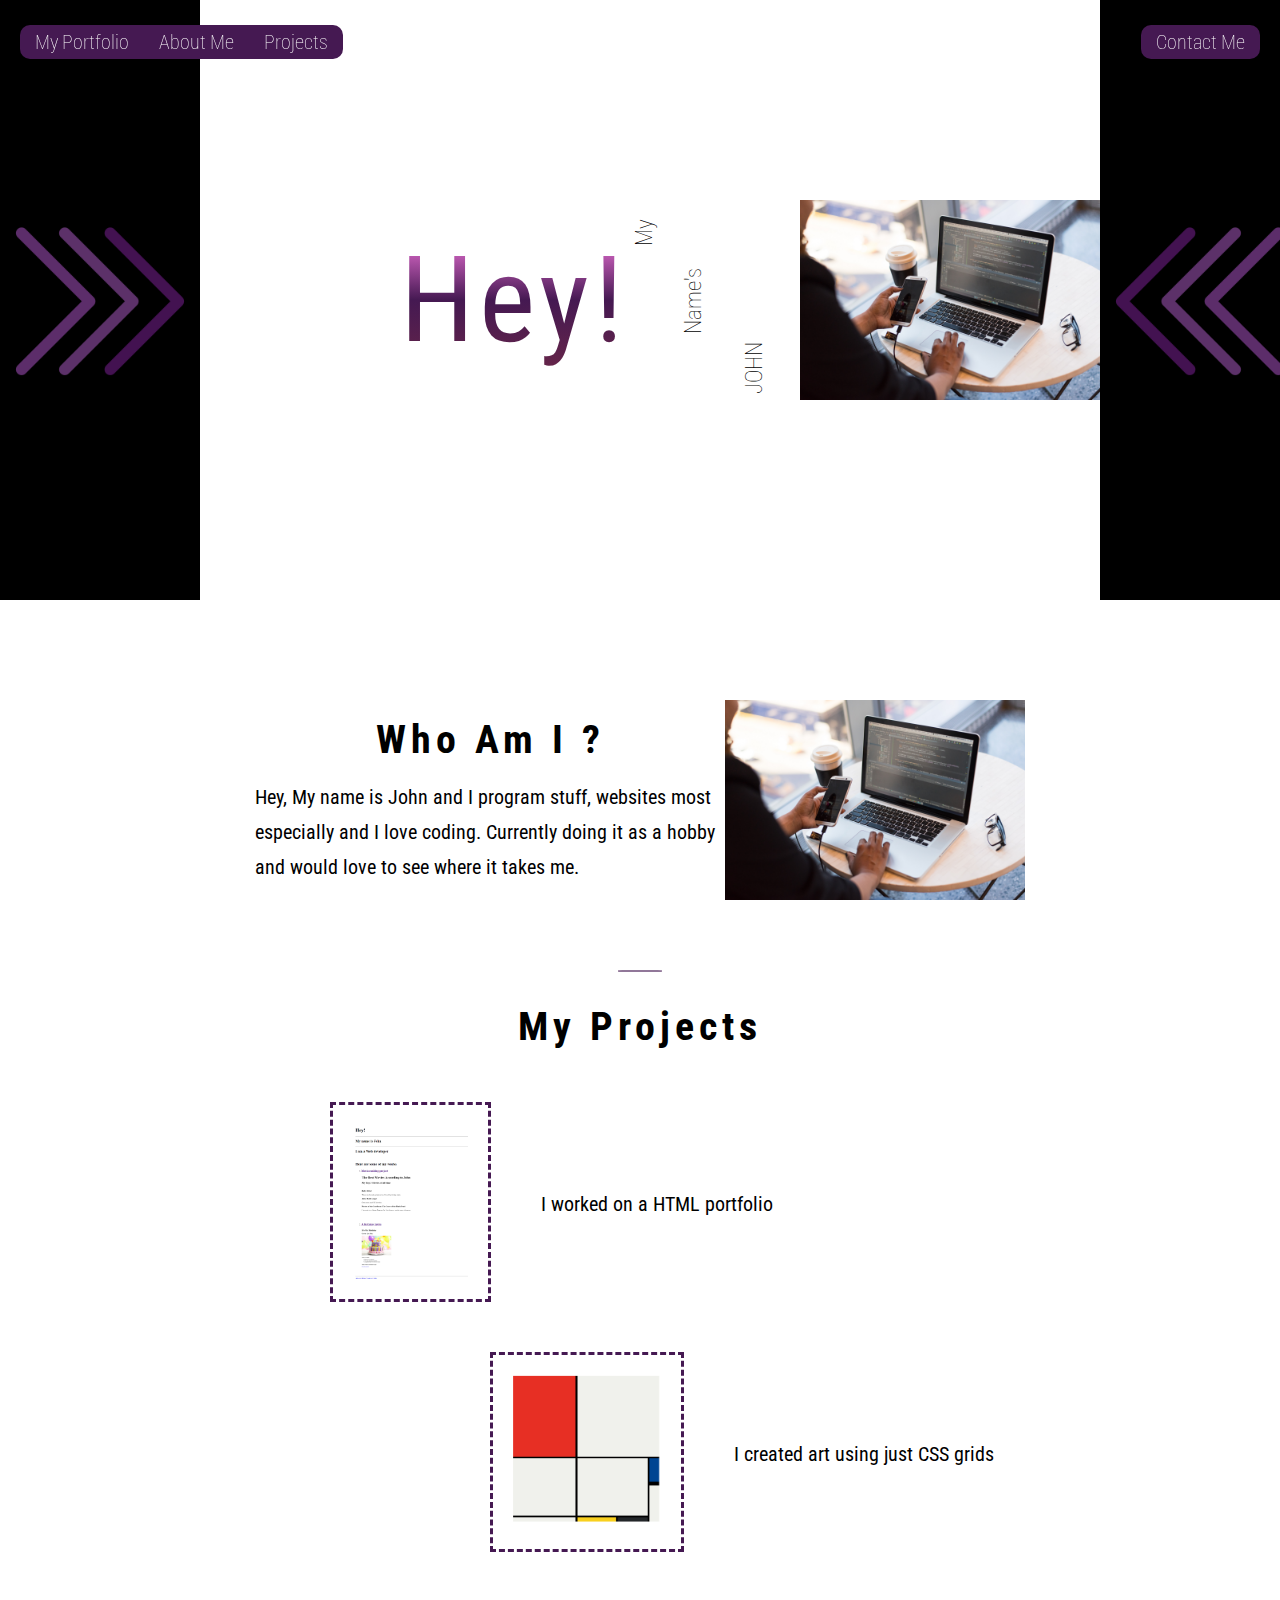
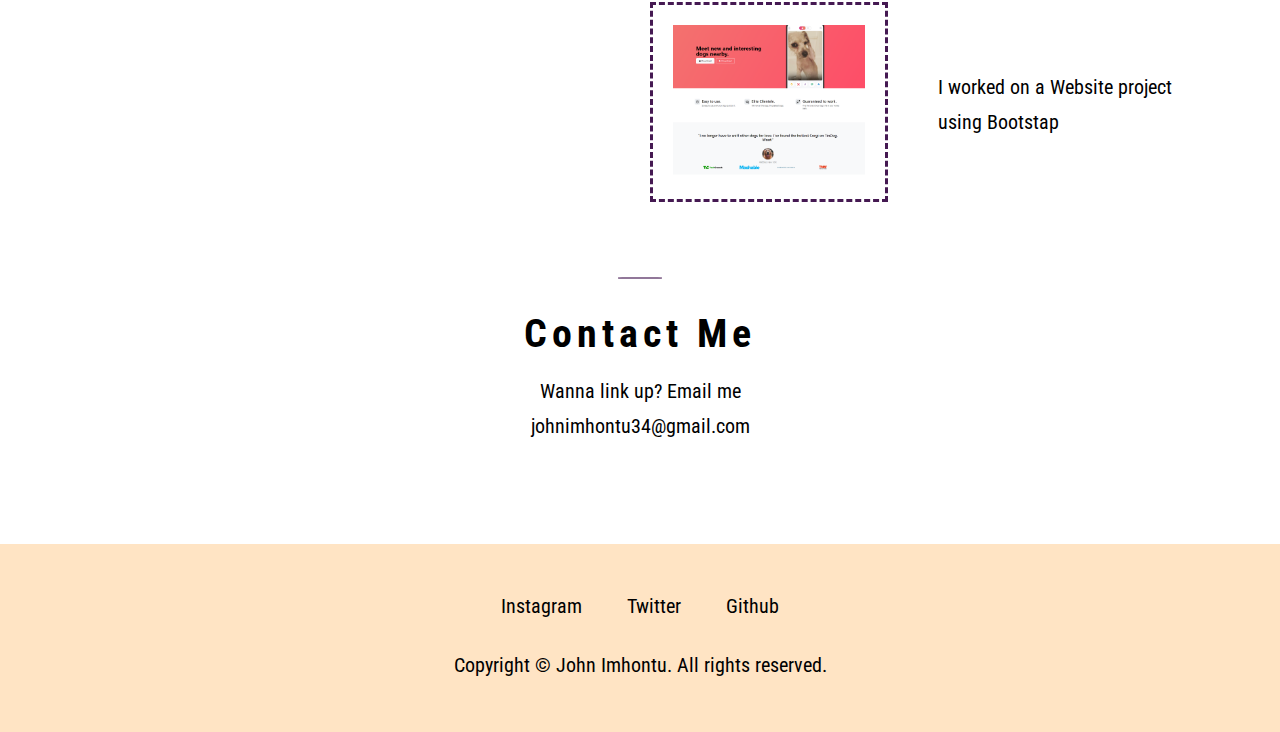
<file: index.html>
<!DOCTYPE html>
<html lang="en">
<head>
    <meta charset="UTF-8">
    <meta name="viewport" content="width=device-width, initial-scale=1.0">
    <title>John Imhontu</title>
    <link rel="preconnect" href="https://fonts.googleapis.com">
    <link rel="preconnect" href="https://fonts.gstatic.com" crossorigin>
    <link href="https://fonts.googleapis.com/css2?family=Roboto+Condensed&family=Roboto:wght@100&display=swap" rel="stylesheet">
    <link href="./style.css" rel="stylesheet"/>
</head>
<body>
    <div class="top-container">
        <div class="nav">
            <div class="inner-nav">
                <ul class="nav-list nav-s">
                    <li>
                        <a href="./index.html">My Portfolio</a>
                    </li>
                    <li>
                        <a href="#about-me">About Me</a>
                    </li>
                    <li>
                        <a href="#projects">Projects</a>
                    </li>
                </ul>
            </div>
            <a class="nav-s" href="#contact">Contact Me</a>
        </div>
        <div class="hero">
            <div class="a-right flex-c">
                <img src="./assets/arrow-right.png" class="img"/>
            </div>
            <div class="flex-c">
                <div class="flex-c main">
                    <img src="./assets/pexels-christina-morillo-1181244.jpg" id="profile">
                    <div class="text-s">
                        <h1 class="text-t special gradient-background">Hey!</h1><br/>
                        <p style="align-self: flex-start;">My</p><br/>
                        <p style="align-self: center;">Name's</p><br/>
                        <p style="align-self: last baseline; text-transform: uppercase;">John</p>                      
                    </div>

                </div>
            </div>
            <div class="a-left flex-c">
                <img src="./assets/arrow-left.png" class="img"/>
            </div>
        </div>
    </div>
    <div class="mid-container">
        <div class="flex-c" id="about-me">
            <img src="./assets/pexels-christina-morillo-1181244.jpg" class="img" style="order: 1;"/>
            <div>
            <h2 class="text-t">Who Am I ?</h2>
            <p class="text-p">
                Hey, My name is John and I program stuff, websites most 
                especially and I love coding. Currently doing it as a 
                hobby and would love to see where it takes me.
            </p>                
            </div>
        </div>
        <hr/>
        <div id="projects" style="z-index: 1;">
            <h2 class="text-t">My Projects</h2>
            <div style="margin-left: 200px;">
            <div class="flex-c content" style="margin-left: 30px; margin-top: 50px;">
                <a href="./public/My first HTML Portfolio/index.html">
                    <img src="./assets/project0.png" class="img"/>             
                </a>
                <p class="text-p">I worked on a HTML portfolio</p>  
            </div>
            <div class="flex-c content" style="margin-left: 190px;">
                <a href="./public/Mondrian Project.html">
                    <img src="./assets/project1.png" class="img"/>
                </a>
                <p class="text-p">I created art using just CSS grids</p>
            </div>
            <div class="flex-c content" style="margin-left: 350px;">
                <a href="./public/TinDog Project/index.html">
                    <img src="./assets/project2.png" class="img"/>
                </a>
                <p class="text-p">I worked on a Website project using Bootstap</p>
            </div>                
            </div>
        </div>
        <hr/>
        <div id="contact">
            <h2 class="text-t">Contact Me</h2>
            <p class="text-p">Wanna link up? Email me</p>
            <p class="text-p">johnimhontu34@gmail.com</p>
        </div>
    </div>
    <div class="bottom-container">
        <a>Instagram</a>
        <a>Twitter</a>
        <a>Github</a>
        <p class="footer-link">Copyright © John Imhontu. All rights reserved. </p>
    </div>
</body>
</html>
</file>
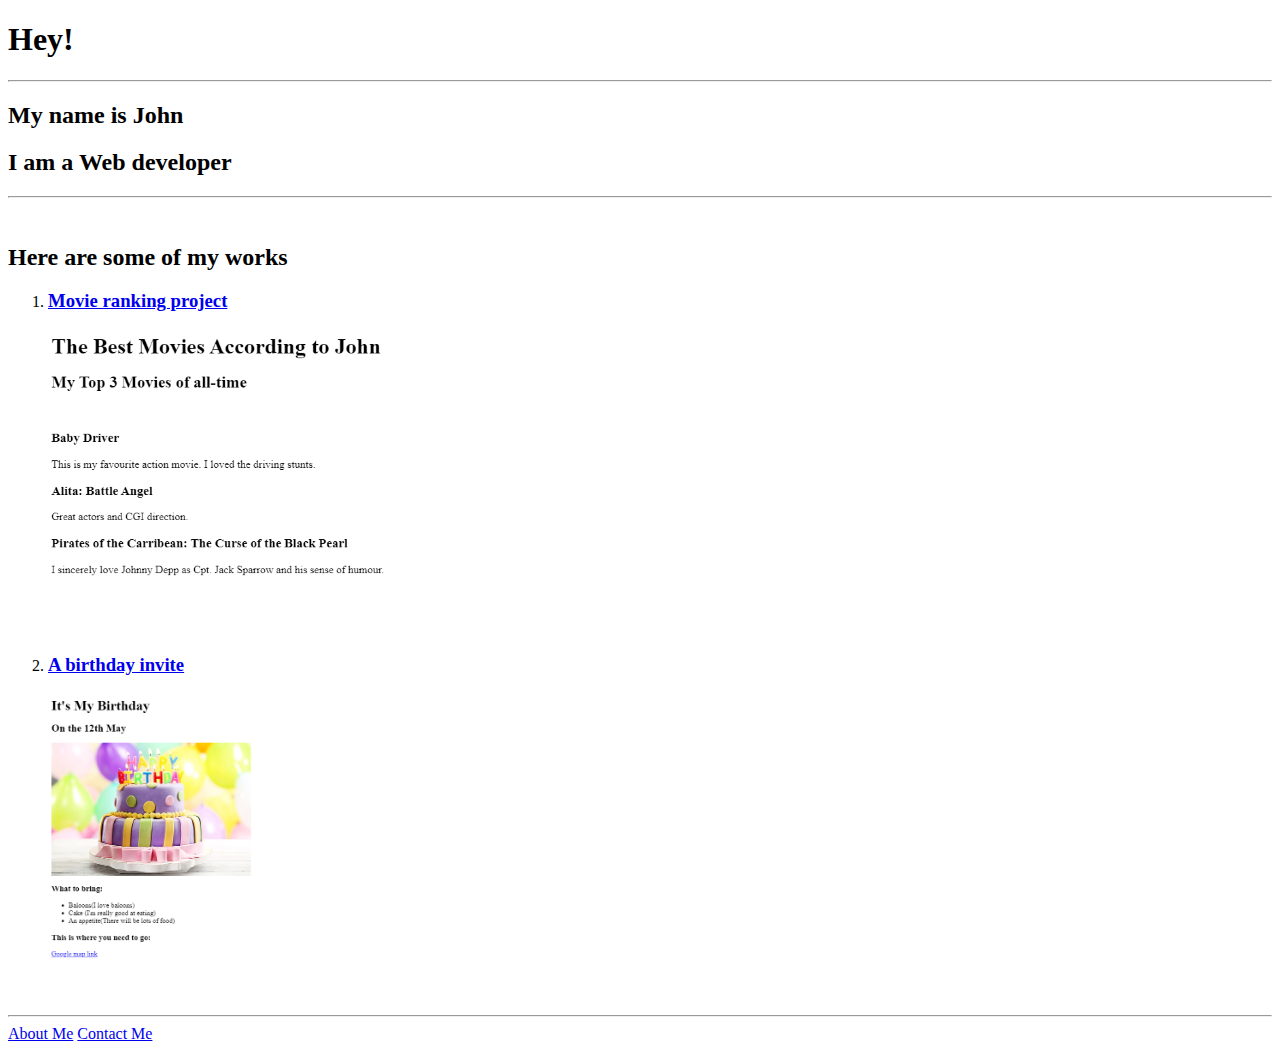
<file: public/My first HTML Portfolio/index.html>
<!DOCTYPE html>
<html lang="en">
<head>
    <meta charset="UTF-8">
    <meta name="viewport" content="width=device-width, initial-scale=1.0">
    <title>John Imhontu</title>
</head>
<body>
    <h1>Hey!</h1>
    <hr />
    <h2>My name is John</h2>
    <h2>I am a Web developer</h2>
    <hr />
    <br />
    <h2>Here are some of my works</h2>
    <ol>
        <li>
            <a href="./public/birthday-invite.html"><h3>Movie ranking project</h3></a>
            <a href="./public/movie-ranking.html"><img src="./assets/images/movie-ranking.png" alt="movie rankings" height="300"/></a>
        </li>
        <li>
            <a href="./public/birthday-invite.html"><h3>A birthday invite</h3></a>
            <a href="./public/birthday-invite.html"><img src="./assets/images/birthday-invite.png" alt="birthday invite" height="300"/></a>        
        </li>
    </ol>
    <hr/>
    <a href="./public/about.html">About Me</a>
    <a href="./public/contact.html">Contact Me</a>
</body>
</html>
</file>
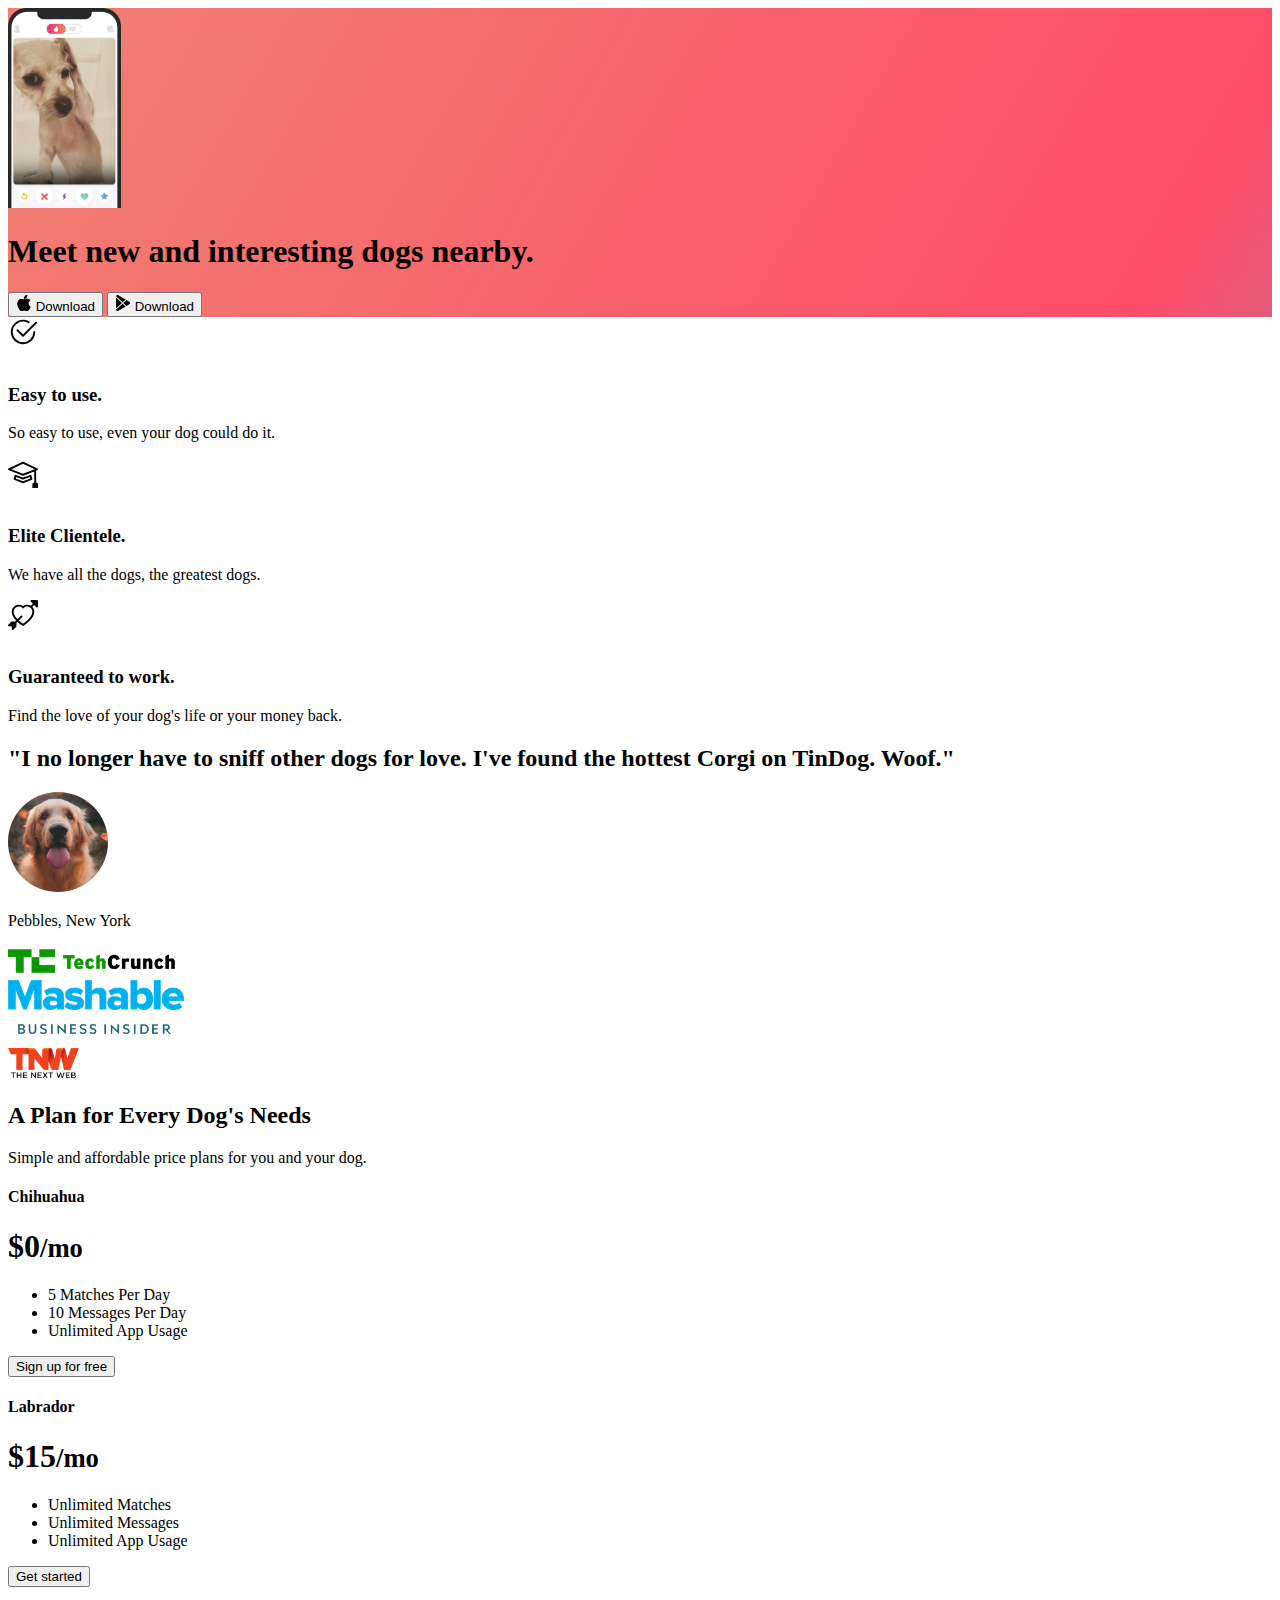
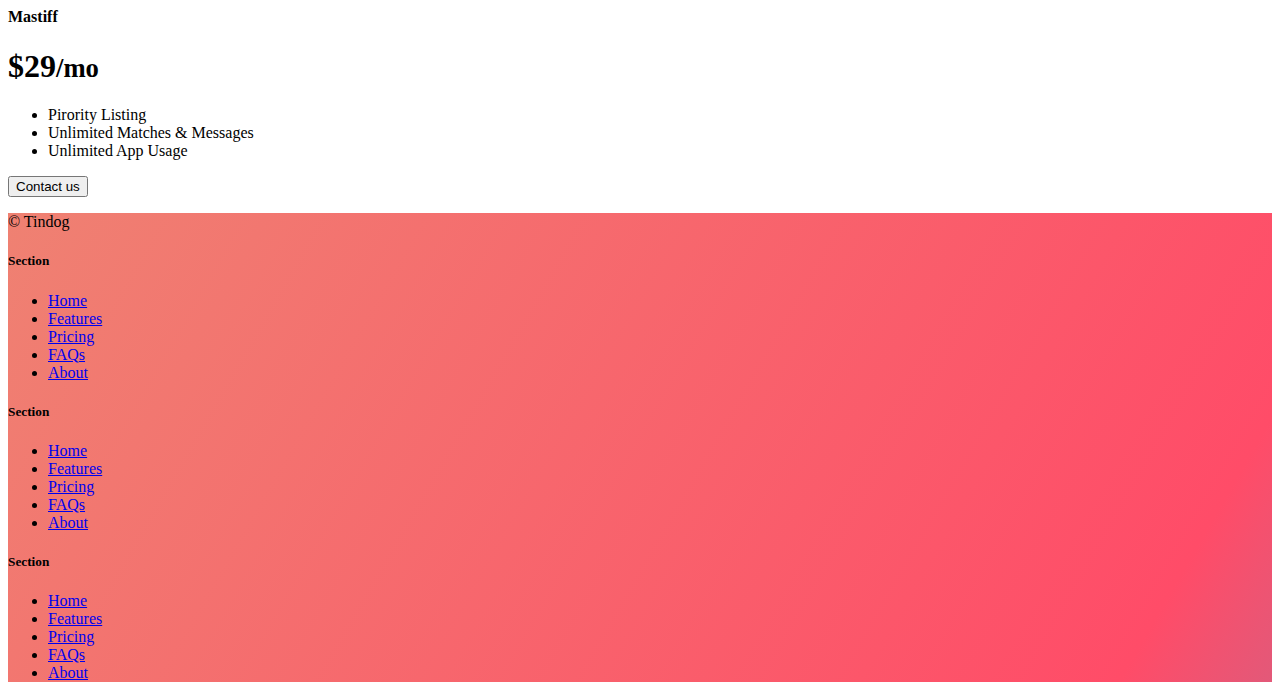
<file: public/TinDog Project/index.html>
<!DOCTYPE html>
<html lang="en">

<head>
  <meta charset="UTF-8">
  <meta name="viewport" content="width=device-width, initial-scale=1.0">
  <title>TinDog</title>
  <link href="https://cdn.jsdelivr.net/npm/bootstrap@5.3.1/dist/css/bootstrap.min.css" rel="stylesheet" integrity="sha384-4bw+/aepP/YC94hEpVNVgiZdgIC5+VKNBQNGCHeKRQN+PtmoHDEXuppvnDJzQIu9" crossorigin="anonymous">
  <link href="./css/style.css" rel="stylesheet"/>
</head>

<body>

  <!-- Title -->
  <section id="title" class="gradient-background">
    <div class="container col-xxl-8 px-4 pt-5 mb-0">
      <div class="row flex-lg-row-reverse align-items-center g-5 pt-5">
        <div class="col-10 col-sm-8 col-lg-6">
          <img src="./images/iphone.png" class="d-block mx-lg-auto img-fluid" alt="Bootstrap Themes" height="200" loading="lazy">
        </div>
        <div class="col-lg-6">
          <h1 class="display-5 fw-bold text-body-emphasis lh-1 mb-3">Meet new and interesting dogs nearby.</h1>
          <div class="d-grid gap-2 d-md-flex justify-content-md-start">
            <button type="button" class="btn btn-primary btn-lg px-4 me-md-2 btn-light">
              <svg xmlns="http://www.w3.org/2000/svg" width="16" height="16" fill="currentColor"
                class="bi bi-apple mb-1" viewBox="0 0 16 16">
                <path
                  d="M11.182.008C11.148-.03 9.923.023 8.857 1.18c-1.066 1.156-.902 2.482-.878 2.516.024.034 1.52.087 2.475-1.258.955-1.345.762-2.391.728-2.43Zm3.314 11.733c-.048-.096-2.325-1.234-2.113-3.422.212-2.189 1.675-2.789 1.698-2.854.023-.065-.597-.79-1.254-1.157a3.692 3.692 0 0 0-1.563-.434c-.108-.003-.483-.095-1.254.116-.508.139-1.653.589-1.968.607-.316.018-1.256-.522-2.267-.665-.647-.125-1.333.131-1.824.328-.49.196-1.422.754-2.074 2.237-.652 1.482-.311 3.83-.067 4.56.244.729.625 1.924 1.273 2.796.576.984 1.34 1.667 1.659 1.899.319.232 1.219.386 1.843.067.502-.308 1.408-.485 1.766-.472.357.013 1.061.154 1.782.539.571.197 1.111.115 1.652-.105.541-.221 1.324-1.059 2.238-2.758.347-.79.505-1.217.473-1.282Z" />
                <path
                  d="M11.182.008C11.148-.03 9.923.023 8.857 1.18c-1.066 1.156-.902 2.482-.878 2.516.024.034 1.52.087 2.475-1.258.955-1.345.762-2.391.728-2.43Zm3.314 11.733c-.048-.096-2.325-1.234-2.113-3.422.212-2.189 1.675-2.789 1.698-2.854.023-.065-.597-.79-1.254-1.157a3.692 3.692 0 0 0-1.563-.434c-.108-.003-.483-.095-1.254.116-.508.139-1.653.589-1.968.607-.316.018-1.256-.522-2.267-.665-.647-.125-1.333.131-1.824.328-.49.196-1.422.754-2.074 2.237-.652 1.482-.311 3.83-.067 4.56.244.729.625 1.924 1.273 2.796.576.984 1.34 1.667 1.659 1.899.319.232 1.219.386 1.843.067.502-.308 1.408-.485 1.766-.472.357.013 1.061.154 1.782.539.571.197 1.111.115 1.652-.105.541-.221 1.324-1.059 2.238-2.758.347-.79.505-1.217.473-1.282Z" />
              </svg>
              Download
            </button>
            <button type="button" class="btn btn-outline-light btn-lg px-4">
              <svg xmlns="http://www.w3.org/2000/svg" width="16" height="16" fill="currentColor"
                class="bi bi-google-play mb-1" viewBox="0 0 16 16">
              <path
                  d="M14.222 9.374c1.037-.61 1.037-2.137 0-2.748L11.528 5.04 8.32 8l3.207 2.96 2.694-1.586Zm-3.595 2.116L7.583 8.68 1.03 14.73c.201 1.029 1.36 1.61 2.303 1.055l7.294-4.295ZM1 13.396V2.603L6.846 8 1 13.396ZM1.03 1.27l6.553 6.05 3.044-2.81L3.333.215C2.39-.341 1.231.24 1.03 1.27Z" />
              </svg>
              Download
            </button>
          </div>
        </div>
      </div>
    </div>
  </section>
  <!-- Features -->
  <section id="features">
    <div class="container mt-5">
      <div class="row g-4 py-5 row-cols-1 row-cols-lg-3">
        <div class="col d-flex align-items-start pe-4">
          <div class="icon-square text-body-emphasis bg-body-secondary d-inline-flex align-items-center justify-content-center fs-4 flex-shrink-0 me-3">
            <svg xmlns="http://www.w3.org/2000/svg" height="30" fill="currentColor" class="bi bi-check2-circle"
              viewBox="0 0 16 16">
            <path
                d="M2.5 8a5.5 5.5 0 0 1 8.25-4.764.5.5 0 0 0 .5-.866A6.5 6.5 0 1 0 14.5 8a.5.5 0 0 0-1 0 5.5 5.5 0 1 1-11 0z" />
            <path
                d="M15.354 3.354a.5.5 0 0 0-.708-.708L8 9.293 5.354 6.646a.5.5 0 1 0-.708.708l3 3a.5.5 0 0 0 .708 0l7-7z" />
            </svg>
          </div>
          <div>
            <h3 class="fs-2 text-body-emphasis">Easy to use.</h3>
            <p>So easy to use, even your dog could do it.</p>
          </div>
        </div>
        <div class="col d-flex align-items-start">
          <div class="icon-square text-body-emphasis bg-body-secondary d-inline-flex align-items-center justify-content-center fs-4 flex-shrink-0 me-3">
            <svg xmlns="http://www.w3.org/2000/svg" height="30" fill="currentColor" class="bi bi-mortarboard" viewBox="0 0 16 16">
              <path d="M8.211 2.047a.5.5 0 0 0-.422 0l-7.5 3.5a.5.5 0 0 0 .025.917l7.5 3a.5.5 0 0 0 .372 0L14 7.14V13a1 1 0 0 0-1 1v2h3v-2a1 1 0 0 0-1-1V6.739l.686-.275a.5.5 0 0 0 .025-.917l-7.5-3.5ZM8 8.46 1.758 5.965 8 3.052l6.242 2.913L8 8.46Z"/>
              <path d="M4.176 9.032a.5.5 0 0 0-.656.327l-.5 1.7a.5.5 0 0 0 .294.605l4.5 1.8a.5.5 0 0 0 .372 0l4.5-1.8a.5.5 0 0 0 .294-.605l-.5-1.7a.5.5 0 0 0-.656-.327L8 10.466 4.176 9.032Zm-.068 1.873.22-.748 3.496 1.311a.5.5 0 0 0 .352 0l3.496-1.311.22.748L8 12.46l-3.892-1.556Z"/>
              </svg>
          </div>
          <div>
            <h3 class="fs-2 text-body-emphasis">Elite Clientele.</h3>
            <p>We have all the dogs, the greatest dogs.</p>
          </div>
        </div>
        <div class="col d-flex align-items-start ps-4">
          <div class="icon-square text-body-emphasis bg-body-secondary d-inline-flex align-items-center justify-content-center fs-4 flex-shrink-0 me-3">
            <svg xmlns="http://www.w3.org/2000/svg" height="30" fill="currentColor" class="bi bi-arrow-through-heart"
              viewBox="0 0 16 16">
              <path fill-rule="evenodd"
                d="M2.854 15.854A.5.5 0 0 1 2 15.5V14H.5a.5.5 0 0 1-.354-.854l1.5-1.5A.5.5 0 0 1 2 11.5h1.793l.53-.53c-.771-.802-1.328-1.58-1.704-2.32-.798-1.575-.775-2.996-.213-4.092C3.426 2.565 6.18 1.809 8 3.233c1.25-.98 2.944-.928 4.212-.152L13.292 2 12.147.854A.5.5 0 0 1 12.5 0h3a.5.5 0 0 1 .5.5v3a.5.5 0 0 1-.854.354L14 2.707l-1.006 1.006c.236.248.44.531.6.845.562 1.096.585 2.517-.213 4.092-.793 1.563-2.395 3.288-5.105 5.08L8 13.912l-.276-.182a21.86 21.86 0 0 1-2.685-2.062l-.539.54V14a.5.5 0 0 1-.146.354l-1.5 1.5Zm2.893-4.894A20.419 20.419 0 0 0 8 12.71c2.456-1.666 3.827-3.207 4.489-4.512.679-1.34.607-2.42.215-3.185-.817-1.595-3.087-2.054-4.346-.761L8 4.62l-.358-.368c-1.259-1.293-3.53-.834-4.346.761-.392.766-.464 1.845.215 3.185.323.636.815 1.33 1.519 2.065l1.866-1.867a.5.5 0 1 1 .708.708L5.747 10.96Z" />
            </svg>
          </div>
          <div>
            <h3 class="fs-2 text-body-emphasis">Guaranteed to work.</h3>
            <p>Find the love of your dog's life or your money back.</p>
          </div>
        </div>
      </div>
    </div>
  </section>
  <!-- Testimonial -->
  <section id="testimonial">
    <div class="py-5">
      <div class="p-5 pb-0 text-center bg-body-tertiary">
        <div class="container py-5">
          <h2 class="text-body-emphasis">"I no longer have to sniff other dogs for love. I've found the hottest Corgi on TinDog. Woof."</h2>
          <img src="./images/dog-img.jpg" alt="a dog" class="profile-img mt-5 mb-2"/>
          <p class="col-lg-8 mx-auto lead">
            Pebbles, New York
          </p>
          <div class="container text-center">
            <div class="row">
              <div class="col-sm-12 col-lg-3">
                <img src="./images/techcrunch.png" height="30"/>
              </div>
              <div class="col-sm-12 col-lg-3">
                <img src="./images/mashable.png" height="30"/>
              </div>
              <div class="col-sm-12 col-lg-3">
                <img src="./images/bizinsider.png" height="30"/>
              </div>
              <div class="col-sm-12 col-lg-3">
                <img src="./images/tnw.png" height="30"/>
              </div>
            </div>
          </div>
        </div>
      </div>
    </div>
  </section>
  <!-- Pricing -->
  <section id="pricing">
    <div class="pricing-header p-3 pb-md-4 mx-auto text-center">
      <h2 class="display-4 fw-normal text-body-emphasis">A Plan for Every Dog's Needs</h2>
      <p class="fs-5 text-body-secondary">Simple and affordable price plans for you and your dog.</p>
    </div>
    <div class="container">
      <div class="row row-cols-1 row-cols-md-3 mb-3 text-center">
        <div class="col">
          <div class="card mb-4 rounded-3 shadow-sm">
            <div class="card-header py-3">
              <h4 class="my-0 fw-normal">Chihuahua</h4>
            </div>
            <div class="card-body">
              <h1 class="card-title pricing-card-title">$0<small class="text-body-secondary fw-light">/mo</small></h1>
              <ul class="list-unstyled mt-3 mb-4">
                <li>5 Matches Per Day</li>
                <li>10 Messages Per Day</li>
                <li>Unlimited App Usage</li>
              </ul>
              <button type="button" class="w-100 btn btn-lg btn-outline-dark">Sign up for free</button>
            </div>
          </div>
        </div>
        <div class="col">
          <div class="card mb-4 rounded-3 shadow-sm">
            <div class="card-header py-3">
              <h4 class="my-0 fw-normal">Labrador</h4>
            </div>
            <div class="card-body">
              <h1 class="card-title pricing-card-title">$15<small class="text-body-secondary fw-light">/mo</small></h1>
              <ul class="list-unstyled mt-3 mb-4">
                <li>Unlimited Matches</li>
                <li>Unlimited Messages</li>
                <li>Unlimited App Usage</li>
              </ul>
              <button type="button" class="w-100 btn btn-lg btn-dark">Get started</button>
            </div>
          </div>
        </div>
        <div class="col">
          <div class="card mb-4 rounded-3 shadow-sm border-dark">
            <div class="card-header py-3 text-bg-dark border-dark">
              <h4 class="my-0 fw-normal">Mastiff</h4>
            </div>
            <div class="card-body">
              <h1 class="card-title pricing-card-title">$29<small class="text-body-secondary fw-light">/mo</small></h1>
              <ul class="list-unstyled mt-3 mb-4">
                <li>Pirority Listing</li>
                <li>Unlimited Matches & Messages</li>
                <li>Unlimited App Usage</li>
              </ul>
              <button type="button" class="w-100 btn btn-lg btn-dark">Contact us</button>
            </div>
          </div>
        </div>
      </div>
    </div>
  </section>
  <!-- Footer -->
  <section id="footer" class="gradient-background">
    <div class="container">
      <footer class="row row-cols-1 row-cols-sm-2 row-cols-md-5 py-5 mt-5">
        <div class="col mb-3">
          <p class="text-body-secondary">© Tindog</p>
        </div>

        <div class="col mb-3"></div>
    
        <div class="col mb-3">
          <h5>Section</h5>
          <ul class="nav flex-column">
            <li class="nav-item mb-2"><a href="#" class="nav-link p-0 text-body-secondary">Home</a></li>
            <li class="nav-item mb-2"><a href="#" class="nav-link p-0 text-body-secondary">Features</a></li>
            <li class="nav-item mb-2"><a href="#" class="nav-link p-0 text-body-secondary">Pricing</a></li>
            <li class="nav-item mb-2"><a href="#" class="nav-link p-0 text-body-secondary">FAQs</a></li>
            <li class="nav-item mb-2"><a href="#" class="nav-link p-0 text-body-secondary">About</a></li>
          </ul>
        </div>
    
        <div class="col mb-3">
          <h5>Section</h5>
          <ul class="nav flex-column">
            <li class="nav-item mb-2"><a href="#" class="nav-link p-0 text-body-secondary">Home</a></li>
            <li class="nav-item mb-2"><a href="#" class="nav-link p-0 text-body-secondary">Features</a></li>
            <li class="nav-item mb-2"><a href="#" class="nav-link p-0 text-body-secondary">Pricing</a></li>
            <li class="nav-item mb-2"><a href="#" class="nav-link p-0 text-body-secondary">FAQs</a></li>
            <li class="nav-item mb-2"><a href="#" class="nav-link p-0 text-body-secondary">About</a></li>
          </ul>
        </div>
    
        <div class="col mb-3">
          <h5>Section</h5>
          <ul class="nav flex-column">
            <li class="nav-item mb-2"><a href="#" class="nav-link p-0 text-body-secondary">Home</a></li>
            <li class="nav-item mb-2"><a href="#" class="nav-link p-0 text-body-secondary">Features</a></li>
            <li class="nav-item mb-2"><a href="#" class="nav-link p-0 text-body-secondary">Pricing</a></li>
            <li class="nav-item mb-2"><a href="#" class="nav-link p-0 text-body-secondary">FAQs</a></li>
            <li class="nav-item mb-2"><a href="#" class="nav-link p-0 text-body-secondary">About</a></li>
          </ul>
        </div>
      </footer>
    </div>
  </section>
</body>

</html>
</file>
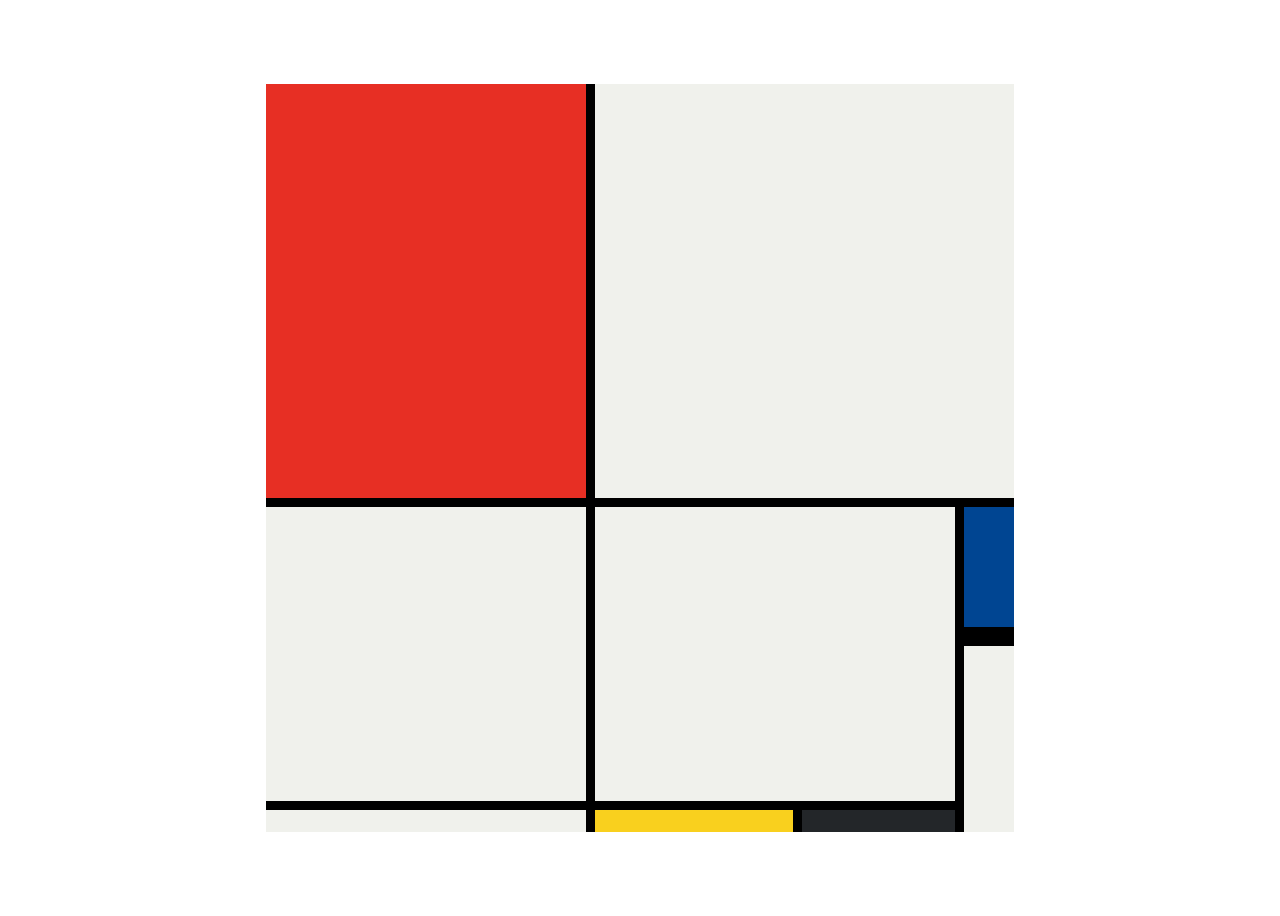
<file: public/Mondrian Project.html>
<!DOCTYPE html>
<html lang="en">

<head>
  <meta charset="UTF-8">
  <meta name="viewport" content="width=device-width, initial-scale=1.0">
  <title>Mondrian Project</title>
  <style>
    /* 
    Write your CSS here 
    Gap Colour: #000
    White: #F0F1EC
    Red: #E72F24
    Black: #232629
    Blue: #004592
    Yellow: #F9D01E

    For dimensions, see dimensions.png image.
    HINT: Remember you can't change the properties of grid lines.
    But grid lines are transparent!
    */

    .container {
      display: flex;
      height: 100vh;
      justify-content: center;
      align-items: center;
    }

    .grid-container {
      display: grid;
      grid-template: 414px 130px 155px 22px / 320px 198px 153px 50px;
      background-color: #000;
      height: 748px;
      width: 748px;
      gap: 9px;
    }

    .red {
      background-color: #E72F24;
    }

    .blue {
      background-color: #004592;
      border-bottom: 10px #000 solid;
    }

    .white {
      background-color: #F0F1EC;
    }

    .one {
      grid-area: 1 / 2 / 1 / 5;
    }
    
    .two {
      grid-area: 2 / 1 / 4 / 1;
    }

    .three {
      grid-area: 2 / 2 / 4 / 4;
    }
    
    .four {
      grid-area: 4 / 1 / 4 / 2;
    }

    .five {
      grid-area: 3 / 4 / 5 / 5;
    }

    .yellow {
      background-color: #F9D01E;
      grid-area: 4 / 2 / 4 / 3;
    }

    .black {
      background-color: #232629;
      grid-area: 4 / 3 / 4 / 4;
    }

  </style>
</head>

<body>
  <!-- Write your HTML here -->
  <div class="container">
    <div class="grid-container">
      <div class="red"></div>
      <div class="white one"></div>
      <div class="white two"></div>
      <div class="white three"></div>
      <div class="blue"></div>
      <div class="white four"></div>
      <div class="yellow"></div>
      <div class="black"></div>
      <div class="white five"></div>
    </div>
  </div>
</body>

</html>
</file>
<file: style.css>
* {
    margin: 0;
    padding: 0;
    box-sizing: border-box;
    font-family: 'Roboto', sans-serif;
    font-family: 'Roboto Condensed', sans-serif;
}

body {
    text-align: center;
    font-size: 20px;
}


.nav {
    display: flex;
    justify-content: space-between;
    width: 100%;
    position: fixed;
    top: 0;
    transform: translate(-0%, -0%);
    padding: 0px 20px;
    padding-top: 25px;
    z-index: 2 !important; 
}

.nav-list {
    display: flex;
    list-style-type: none;
    gap: 30px;
}

.nav-list li > a {
    text-decoration: none;
    color: #ffffff;
}

.nav-s {
    border-radius: 10px;
    padding: 5px 15px;
    background-color: #451952;
    color: #ffffff;
    text-decoration: none;
    font-size: 20px;
    font-weight: 100;
}

.nav-list li:hover {
    text-decoration: underline;
}

.hero {
    display: grid;
    grid-template: 1fr / 0.4fr auto 0.4fr ;
    background-color: #ffffff;
    height: 600px
}

.img-s {
    height: 100px;
    background-color: #451952;
} 

.flex-c {
    display: flex;
    justify-content: center;
    align-items: center;
}

.a-right {
    /* justify-content: flex-end; */
    background-color: #000000;
}

.a-left {
    /* justify-content: flex-start; */
    background-color: #000000;
}

#profile {
    height: 200px;
    float: right;
    order: 1;
}

.text-s {
    display: flex;
    align-items: baseline;
    margin-left: 200px;
    width: 400px;
    height: 140px;
    gap: 1px;
}

.main {
    width: 100%;
    background-color: #ffffff;
    color: #000000;
}

.img {
    height: 200px;
}


.mid-container {
    margin: 100px;
}

.bottom-container {
    padding: 50px 0 20px;
    background-color: bisque;
}

.bottom-container a {
    margin: 0px 20px;
}

.footer-link {
    margin: 15px 0px;
    padding: 20px 0;
}

.text-t {
    font-size: 40px;
    line-height: 50px;
    letter-spacing: 5px;
    margin-bottom: 15px;
}

.content {
    gap: 10px;
    justify-content: flex-start;
    margin-bottom: 45px;
}

#projects p {
    margin-left: 40px;
}

.text-p {
    max-width: 470px;
    text-align: left;
    line-height: 35px;
}

#about-me, #projects, #contact {
    margin-top: 30px;
    margin-bottom: 70px;
}

#contact p {
    text-align: center;
    max-width: unset;
}

#projects img {
    padding: 20px;
    border: 3px #451952 dashed;
    
}

#projects img:hover {
    box-shadow: 0px 5px #5f5e5e70 , -5px -1px #5f5e5e70 ;
    padding: 17.7px;
    transition: padding .2s ease 0s;
}

hr {
    margin: 30px auto;
    border: solid #45195296 2px;
    border-radius: 10%;
    border-bottom: none;
    width: 4%;
}

.special {
    font-size: 120px;
    line-height: 140px;
    font-weight: 400;
    background-image: linear-gradient(to bottom, #FE7BE5, #451952, #662549 );
    -webkit-background-clip: text;
    background-clip: text;
    -webkit-text-fill-color: transparent;  
}

.text-c {
    align-self: center;
}

.text-s p {
    font-size: 23px;
    transform: rotate(-90deg);
    font-weight: 100;
    line-height: 5px;
}


#projects {
    position: relative;
    z-index: 1;
}

/* .flex-c .content {
    gap: 10px;

} */
</file>
<file: public/TinDog Project/css/style.css>
.gradient-background {
  background: linear-gradient(300deg, #00bfff, #ff4c68, #ef8172);
  background-size: 180% 180%;
  animation: gradient-animation 18s ease infinite;
}

@keyframes gradient-animation {
  0% {
    background-position: 0% 50%;
  }
  50% {
    background-position: 100% 50%;
  }
  100% {
    background-position: 0% 50%;
  }
}

.icon-square {
  width: 3rem;
  height: 3rem;
  border-radius: 0.75rem;
}

.profile-img {
  height: 100px;
  border-radius: 50%;
}
</file>
